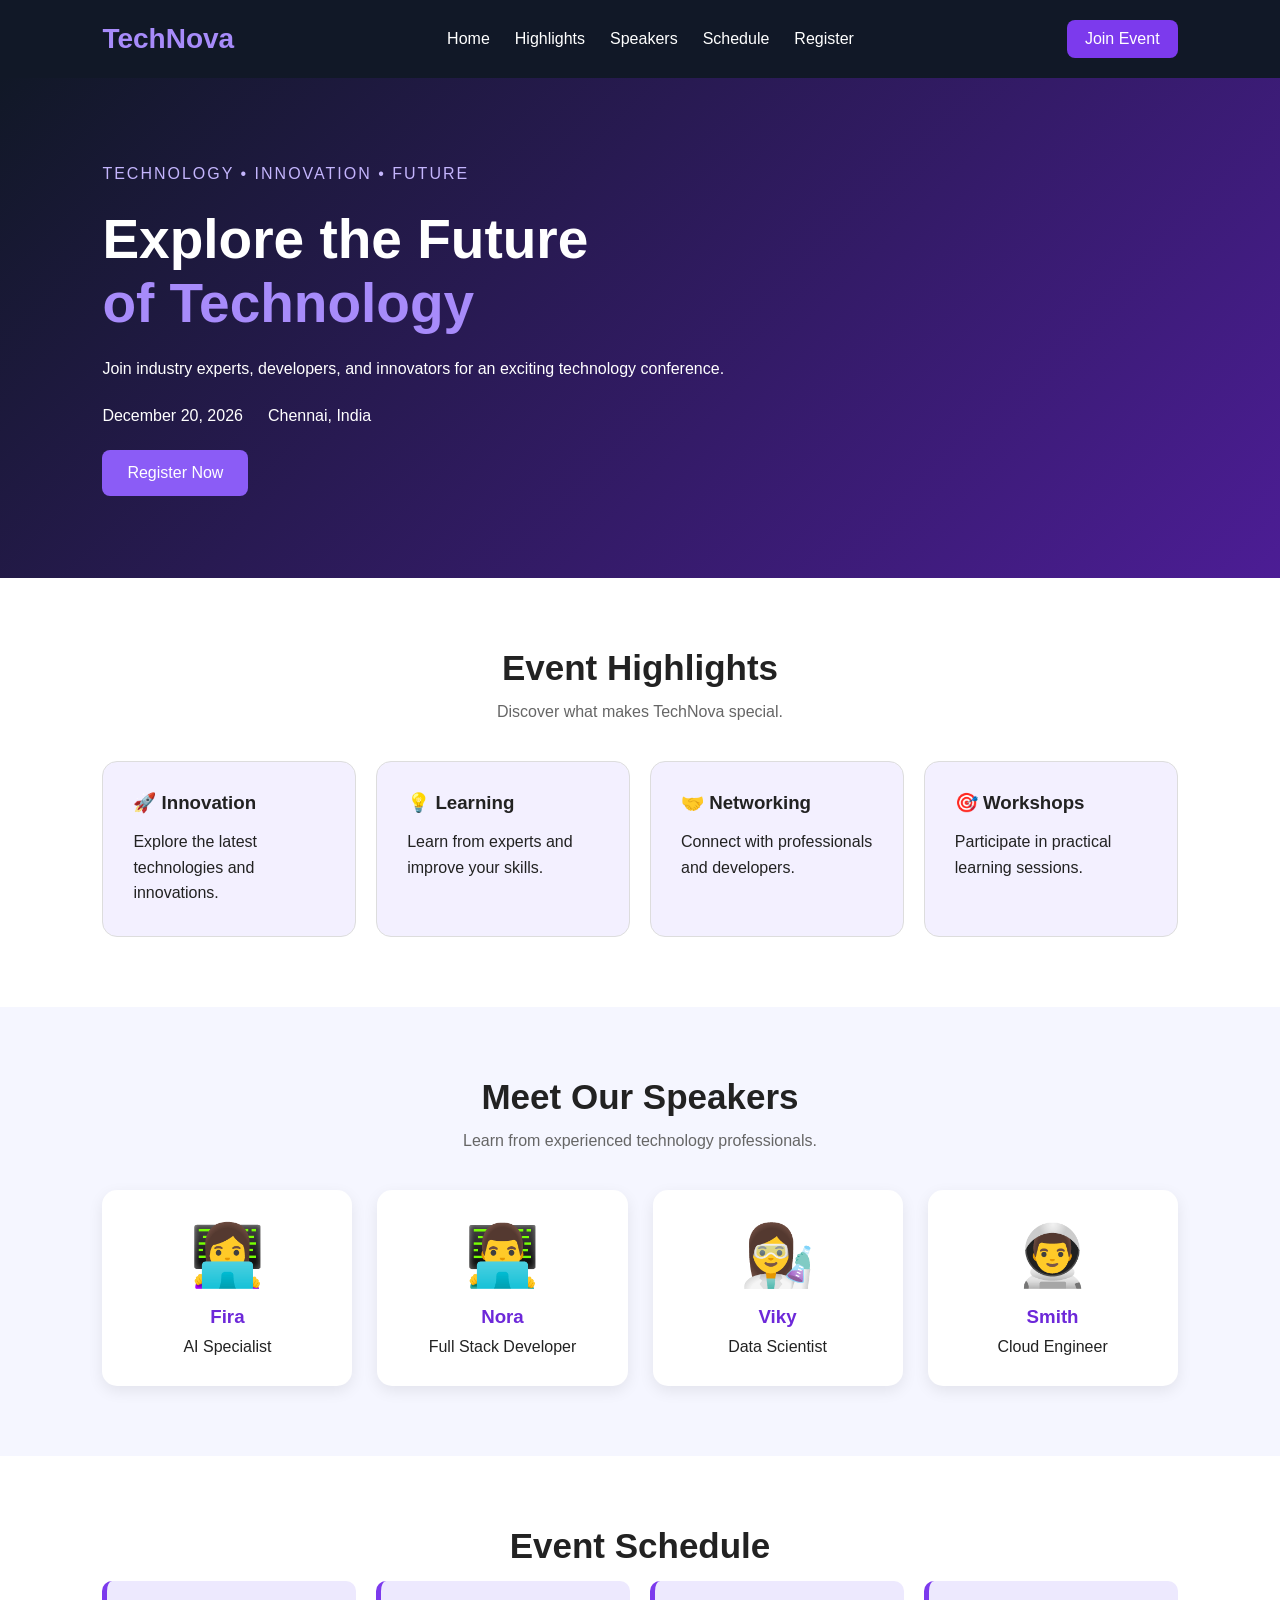
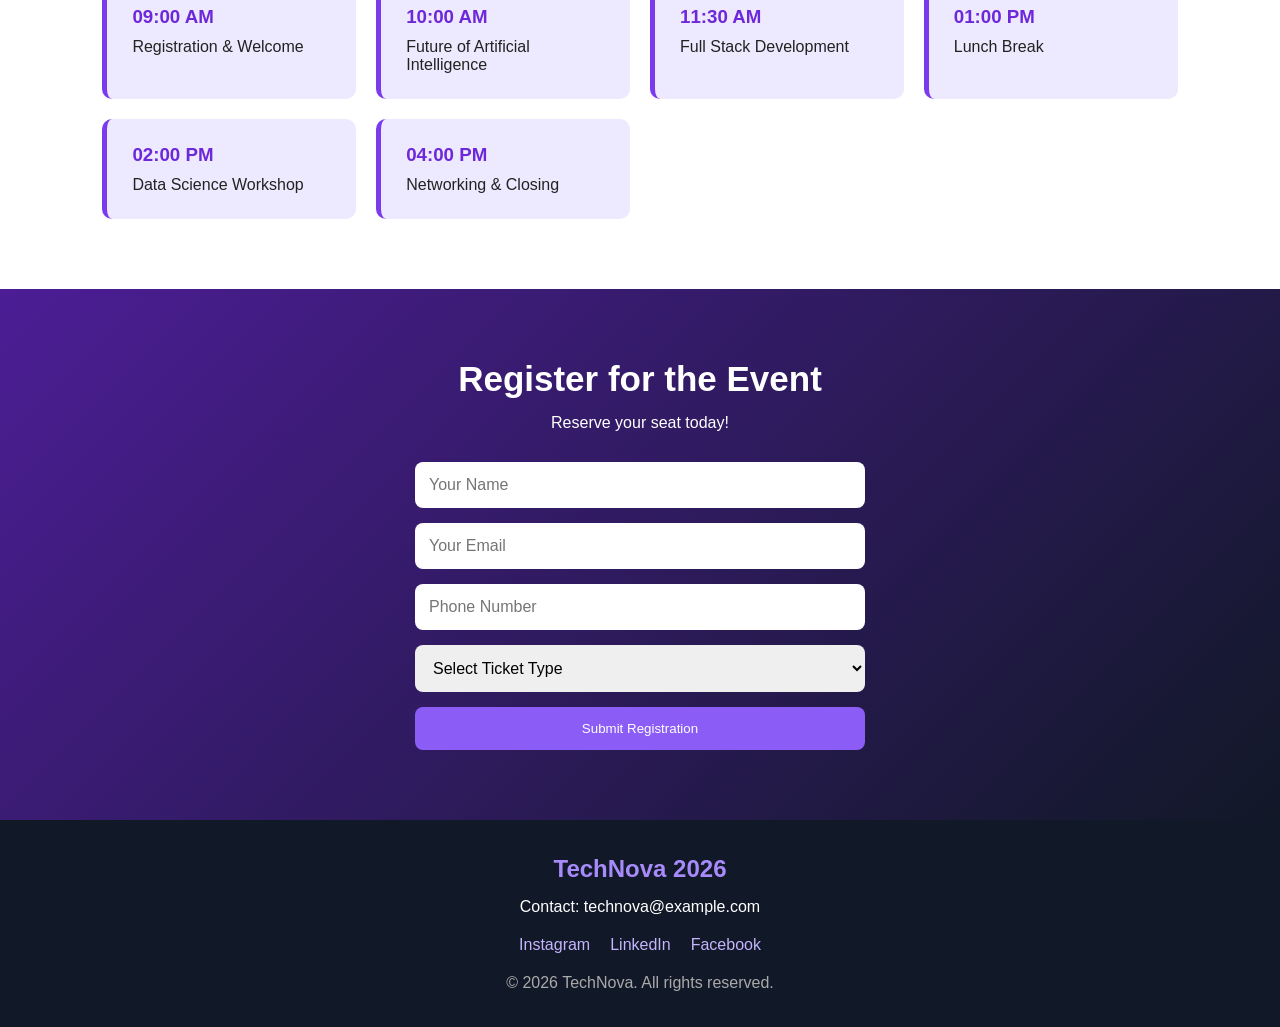
<file: index.html>
<!DOCTYPE html>
<html lang="en">
<head>
    <meta charset="UTF-8">
    <meta name="viewport" content="width=device-width, initial-scale=1.0">
    <title>TechNova 2026</title>
    <link rel="stylesheet" href="style.css">
</head>
<body>

    <header>
        <nav class="navbar">
            <h2 class="logo">TechNova</h2>

            <ul class="nav-links">
                <li><a href="#home">Home</a></li>
                <li><a href="#highlights">Highlights</a></li>
                <li><a href="#speakers">Speakers</a></li>
                <li><a href="#schedule">Schedule</a></li>
                <li><a href="#register">Register</a></li>
            </ul>

            <a href="#register" class="nav-btn">Join Event</a>
        </nav>
    </header>

    <section class="hero" id="home">
        <div class="hero-content">
            <p class="tag">TECHNOLOGY • INNOVATION • FUTURE</p>

            <h1>Explore the Future<br>
                <span>of Technology</span>
            </h1>

            <p>
                Join industry experts, developers, and innovators
                for an exciting technology conference.
            </p>

            <div class="event-info">
                <span> December 20, 2026</span>
                <span> Chennai, India</span>
            </div>

            <a href="#register" class="main-btn">Register Now</a>
        </div>
    </section>

    <!-- Highlights Section -->
    <section class="highlights" id="highlights">
        <h2>Event Highlights</h2>
        <p class="section-description">
            Discover what makes TechNova special.
        </p>

        <div class="highlight-container">

            <div class="highlight-card">
                <h3>🚀 Innovation</h3>
                <p>Explore the latest technologies and innovations.</p>
            </div>

            <div class="highlight-card">
                <h3>💡 Learning</h3>
                <p>Learn from experts and improve your skills.</p>
            </div>

            <div class="highlight-card">
                <h3>🤝 Networking</h3>
                <p>Connect with professionals and developers.</p>
            </div>

            <div class="highlight-card">
                <h3>🎯 Workshops</h3>
                <p>Participate in practical learning sessions.</p>
            </div>

        </div>
    </section>

    <!-- Speakers Section -->
    <section class="speakers" id="speakers">
        <h2>Meet Our Speakers</h2>
        <p class="section-description">
            Learn from experienced technology professionals.
        </p>

        <div class="speaker-grid">

            <div class="speaker-card">
                <div class="speaker-icon">👩‍💻</div>
                <h3>Fira </h3>
                <p>AI Specialist</p>
            </div>

            <div class="speaker-card">
                <div class="speaker-icon">👨‍💻</div>
                <h3>Nora</h3>
                <p>Full Stack Developer</p>
            </div>

            <div class="speaker-card">
                <div class="speaker-icon">👩‍🔬</div>
                <h3>Viky</h3>
                <p>Data Scientist</p>
            </div>

            <div class="speaker-card">
                <div class="speaker-icon">👨‍🚀</div>
                <h3>Smith</h3>
                <p>Cloud Engineer</p>
            </div>

        </div>
    </section>

    <!-- Schedule Section -->
    <section class="schedule" id="schedule">
        <h2>Event Schedule</h2>

        <div class="schedule-grid">

            <div class="schedule-card">
                <h3>09:00 AM</h3>
                <p>Registration & Welcome</p>
            </div>

            <div class="schedule-card">
                <h3>10:00 AM</h3>
                <p>Future of Artificial Intelligence</p>
            </div>

            <div class="schedule-card">
                <h3>11:30 AM</h3>
                <p>Full Stack Development</p>
            </div>

            <div class="schedule-card">
                <h3>01:00 PM</h3>
                <p>Lunch Break</p>
            </div>

            <div class="schedule-card">
                <h3>02:00 PM</h3>
                <p>Data Science Workshop</p>
            </div>

            <div class="schedule-card">
                <h3>04:00 PM</h3>
                <p>Networking & Closing</p>
            </div>

        </div>
    </section>

    <!-- Registration Section -->
    <section class="registration" id="register">
        <h2>Register for the Event</h2>
        <p>Reserve your seat today!</p>

        <form class="registration-form">

            <input type="text" placeholder="Your Name" required>

            <input type="email" placeholder="Your Email" required>

            <input type="tel" placeholder="Phone Number" required>

            <select required>
                <option value="">Select Ticket Type</option>
                <option>Standard Ticket</option>
                <option>VIP Ticket</option>
                <option>Student Ticket</option>
            </select>

            <button type="submit">Submit Registration</button>

        </form>
    </section>

    <!-- Footer -->
    <footer>
        <h2>TechNova 2026</h2>

        <p>Contact: technova@example.com</p>

        <div class="social-links">
            <a href="#">Instagram</a>
            <a href="#">LinkedIn</a>
            <a href="#">Facebook</a>
        </div>

        <p class="copyright">
            © 2026 TechNova. All rights reserved.
        </p>
    </footer>

</body>
</html>
</file>
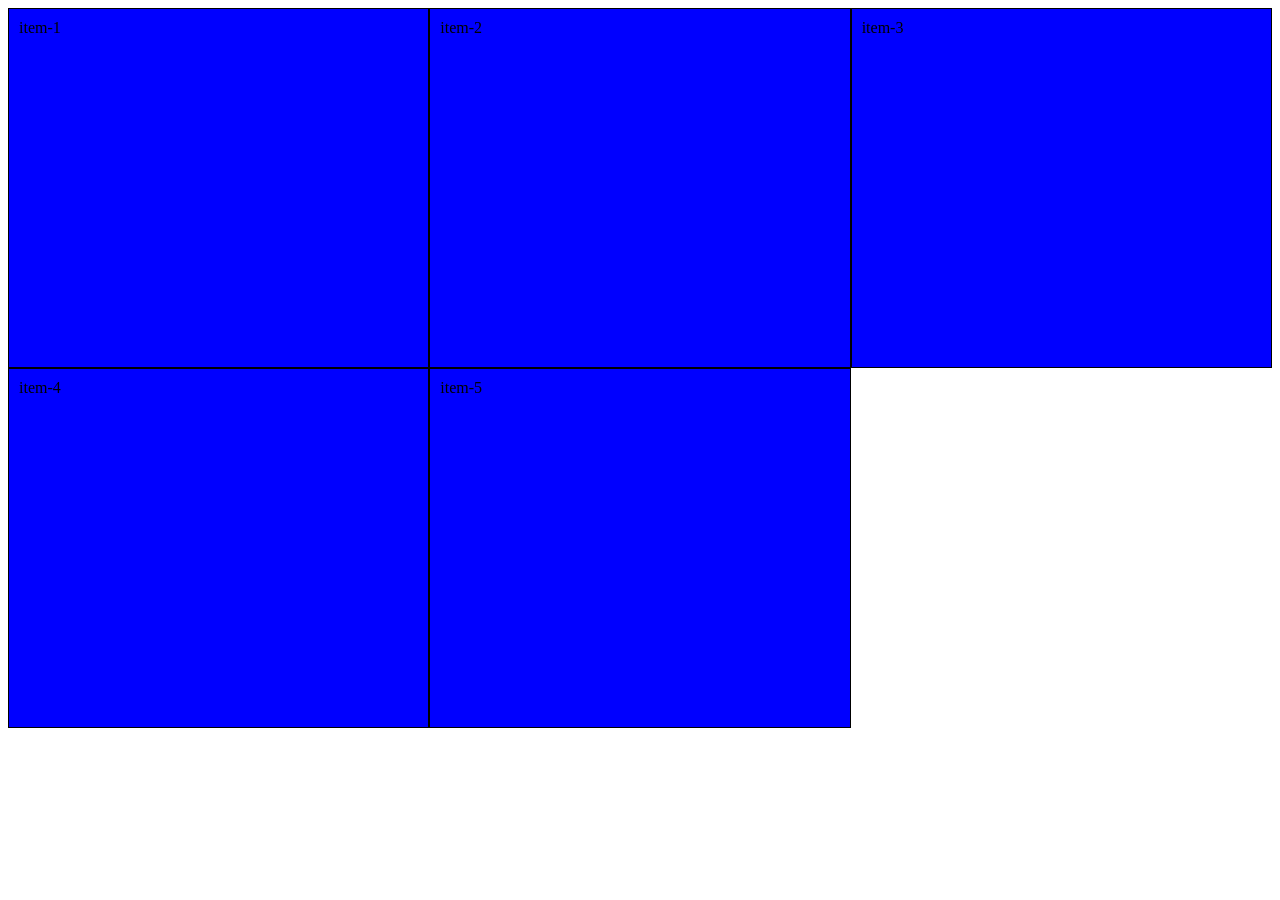
<file: grid/index.html>
<!DOCTYPE html>
<html lang="en">
<head>
    <meta charset="UTF-8">
    <meta name="viewport" content="width=device-width, initial-scale=1.0">
    <title>grid</title>
    <style>
        .container{
            display:grid;
           grid-template-columns: repeat(3 ,1fr);
           height: 80vh;

            
        }
        

       
        .container div {
            background-color: blue;
            padding:10px;
            border:1px solid black;
        }
    </style>
</head>
<body>
    <div class="container">
        <div class="item-1" >item-1</div>
        <div class="item-2" >item-2</div>
        <div class="item-3">item-3</div>
        <div class="item-4" >item-4</div>
        <div class="item-5" >item-5</div>
    </div>
    
</body>
</html>
</file>
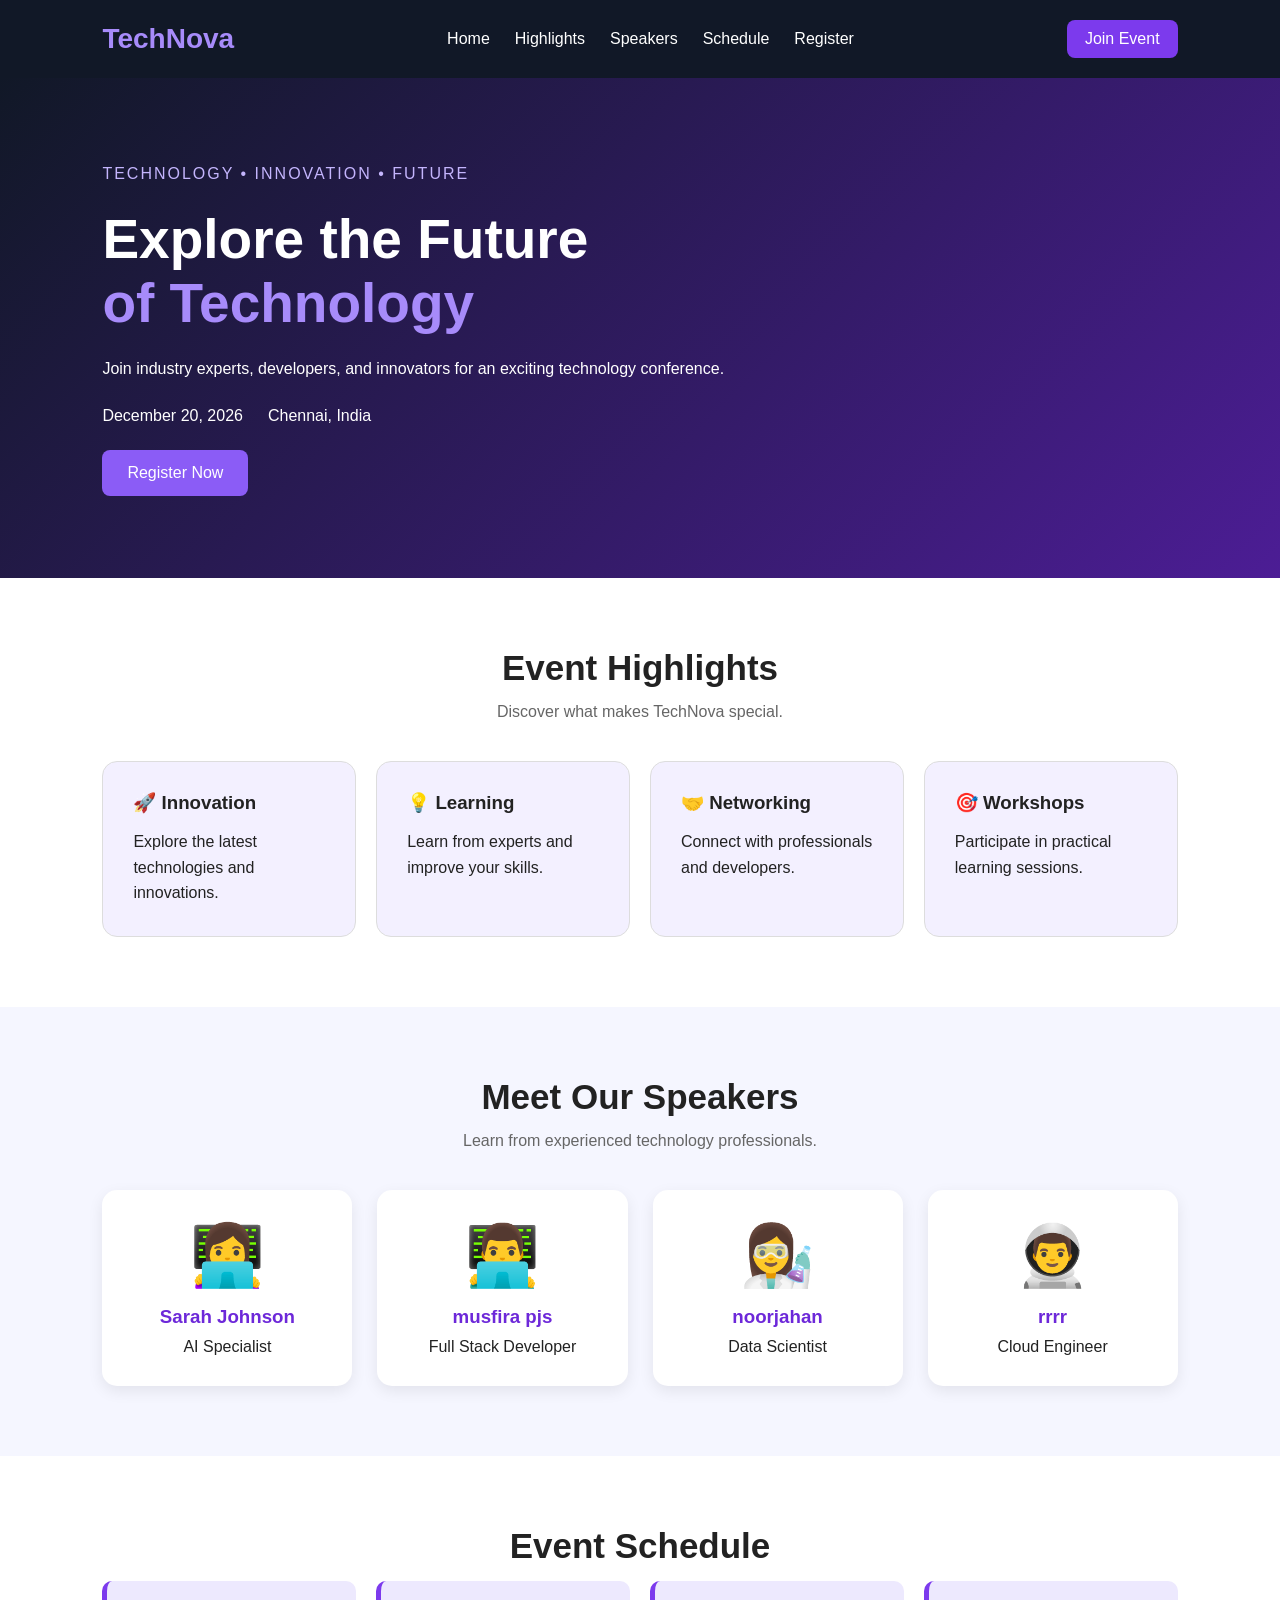
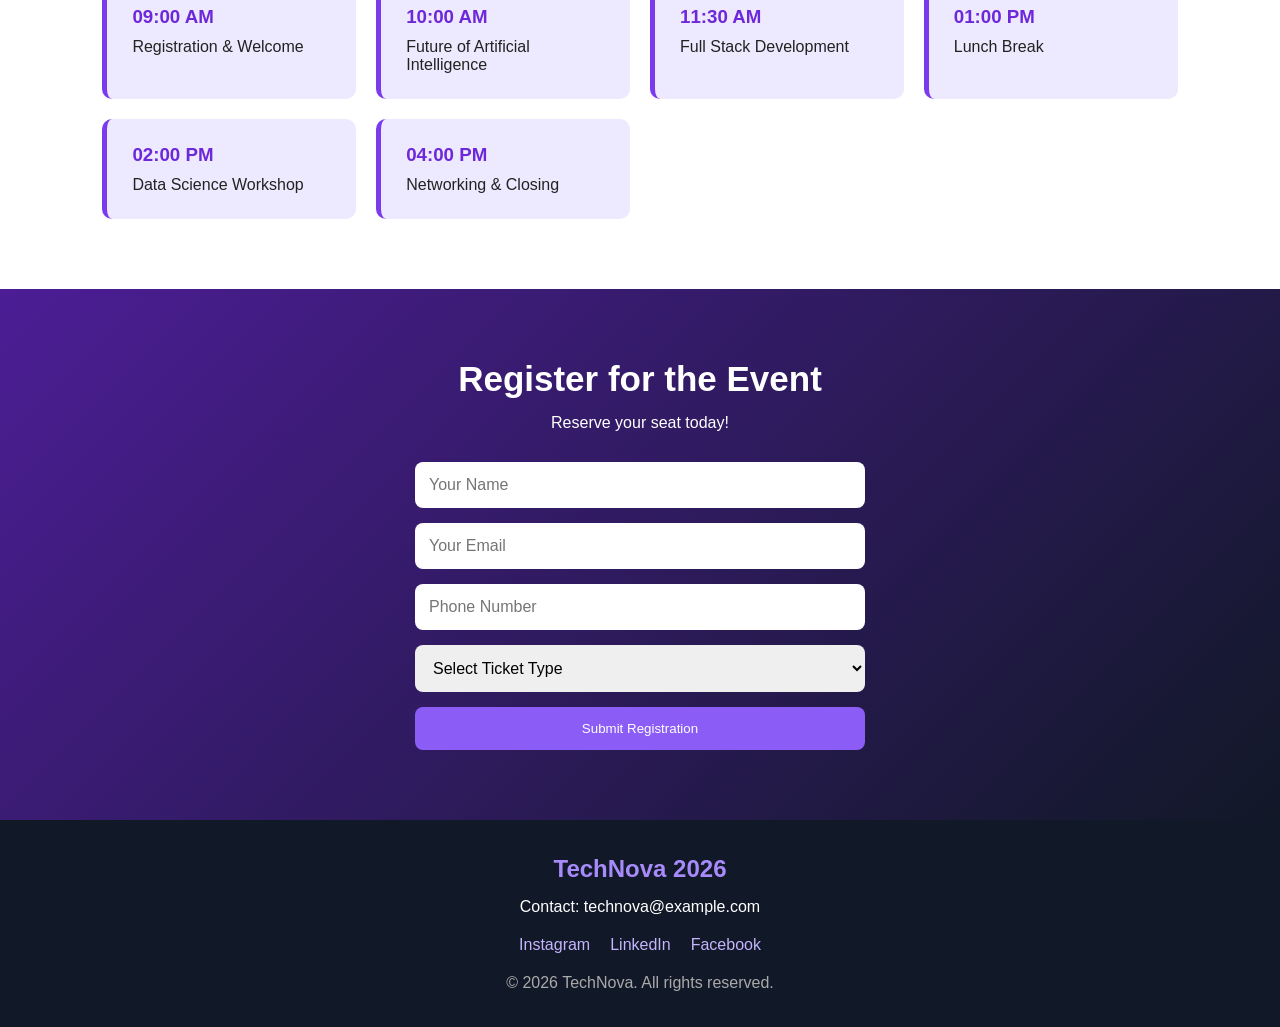
<file: wk3.html>
<!DOCTYPE html>
<html lang="en">
<head>
    <meta charset="UTF-8">
    <meta name="viewport" content="width=device-width, initial-scale=1.0">
    <title>TechNova 2026</title>
    <link rel="stylesheet" href="style.css">
</head>
<body>

    <header>
        <nav class="navbar">
            <h2 class="logo">TechNova</h2>

            <ul class="nav-links">
                <li><a href="#home">Home</a></li>
                <li><a href="#highlights">Highlights</a></li>
                <li><a href="#speakers">Speakers</a></li>
                <li><a href="#schedule">Schedule</a></li>
                <li><a href="#register">Register</a></li>
            </ul>

            <a href="#register" class="nav-btn">Join Event</a>
        </nav>
    </header>

    <section class="hero" id="home">
        <div class="hero-content">
            <p class="tag">TECHNOLOGY • INNOVATION • FUTURE</p>

            <h1>Explore the Future<br>
                <span>of Technology</span>
            </h1>

            <p>
                Join industry experts, developers, and innovators
                for an exciting technology conference.
            </p>

            <div class="event-info">
                <span> December 20, 2026</span>
                <span> Chennai, India</span>
            </div>

            <a href="#register" class="main-btn">Register Now</a>
        </div>
    </section>

    <!-- Highlights Section -->
    <section class="highlights" id="highlights">
        <h2>Event Highlights</h2>
        <p class="section-description">
            Discover what makes TechNova special.
        </p>

        <div class="highlight-container">

            <div class="highlight-card">
                <h3>🚀 Innovation</h3>
                <p>Explore the latest technologies and innovations.</p>
            </div>

            <div class="highlight-card">
                <h3>💡 Learning</h3>
                <p>Learn from experts and improve your skills.</p>
            </div>

            <div class="highlight-card">
                <h3>🤝 Networking</h3>
                <p>Connect with professionals and developers.</p>
            </div>

            <div class="highlight-card">
                <h3>🎯 Workshops</h3>
                <p>Participate in practical learning sessions.</p>
            </div>

        </div>
    </section>

    <!-- Speakers Section -->
    <section class="speakers" id="speakers">
        <h2>Meet Our Speakers</h2>
        <p class="section-description">
            Learn from experienced technology professionals.
        </p>

        <div class="speaker-grid">

            <div class="speaker-card">
                <div class="speaker-icon">👩‍💻</div>
                <h3>Sarah Johnson</h3>
                <p>AI Specialist</p>
            </div>

            <div class="speaker-card">
                <div class="speaker-icon">👨‍💻</div>
                <h3>musfira pjs</h3>
                <p>Full Stack Developer</p>
            </div>

            <div class="speaker-card">
                <div class="speaker-icon">👩‍🔬</div>
                <h3>noorjahan</h3>
                <p>Data Scientist</p>
            </div>

            <div class="speaker-card">
                <div class="speaker-icon">👨‍🚀</div>
                <h3>rrrr</h3>
                <p>Cloud Engineer</p>
            </div>

        </div>
    </section>

    <!-- Schedule Section -->
    <section class="schedule" id="schedule">
        <h2>Event Schedule</h2>

        <div class="schedule-grid">

            <div class="schedule-card">
                <h3>09:00 AM</h3>
                <p>Registration & Welcome</p>
            </div>

            <div class="schedule-card">
                <h3>10:00 AM</h3>
                <p>Future of Artificial Intelligence</p>
            </div>

            <div class="schedule-card">
                <h3>11:30 AM</h3>
                <p>Full Stack Development</p>
            </div>

            <div class="schedule-card">
                <h3>01:00 PM</h3>
                <p>Lunch Break</p>
            </div>

            <div class="schedule-card">
                <h3>02:00 PM</h3>
                <p>Data Science Workshop</p>
            </div>

            <div class="schedule-card">
                <h3>04:00 PM</h3>
                <p>Networking & Closing</p>
            </div>

        </div>
    </section>

    <!-- Registration Section -->
    <section class="registration" id="register">
        <h2>Register for the Event</h2>
        <p>Reserve your seat today!</p>

        <form class="registration-form">

            <input type="text" placeholder="Your Name" required>

            <input type="email" placeholder="Your Email" required>

            <input type="tel" placeholder="Phone Number" required>

            <select required>
                <option value="">Select Ticket Type</option>
                <option>Standard Ticket</option>
                <option>VIP Ticket</option>
                <option>Student Ticket</option>
            </select>

            <button type="submit">Submit Registration</button>

        </form>
    </section>

    <!-- Footer -->
    <footer>
        <h2>TechNova 2026</h2>

        <p>Contact: technova@example.com</p>

        <div class="social-links">
            <a href="#">Instagram</a>
            <a href="#">LinkedIn</a>
            <a href="#">Facebook</a>
        </div>

        <p class="copyright">
            © 2026 TechNova. All rights reserved.
        </p>
    </footer>

</body>
</html>
</file>
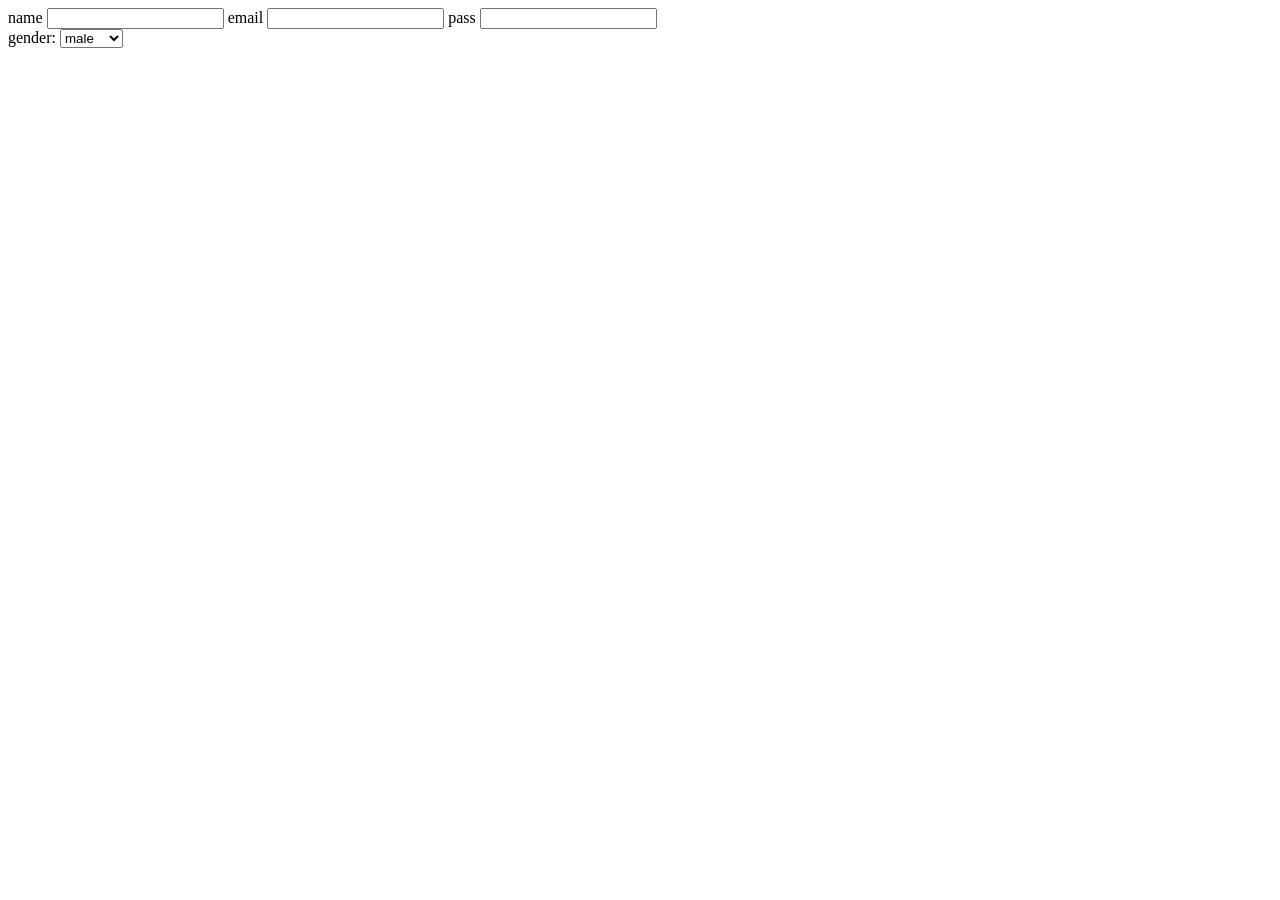
<file: 2.form nd table/form.html>
<!DOCTYPE html>
<html lang="en">
<head>
    <meta charset="UTF-8">
    <meta name="viewport" content="width=device-width, initial-scale=1.0">
    <title>form</title>
</head>
<body>
    <form><div>
        <label for ="">name</label>
        <input type ="text">
        <label for ="">email</label>
        <input type ="email">
 
        <label for ="">pass</label>
        <input type ="text">
 
    </div>
<label for=""></label>gender:</label>
<select name=""id="">
    <option value="">male</option>
    <option value="">female</option>
</select>
</form>
    
</body>
</html>
</file>
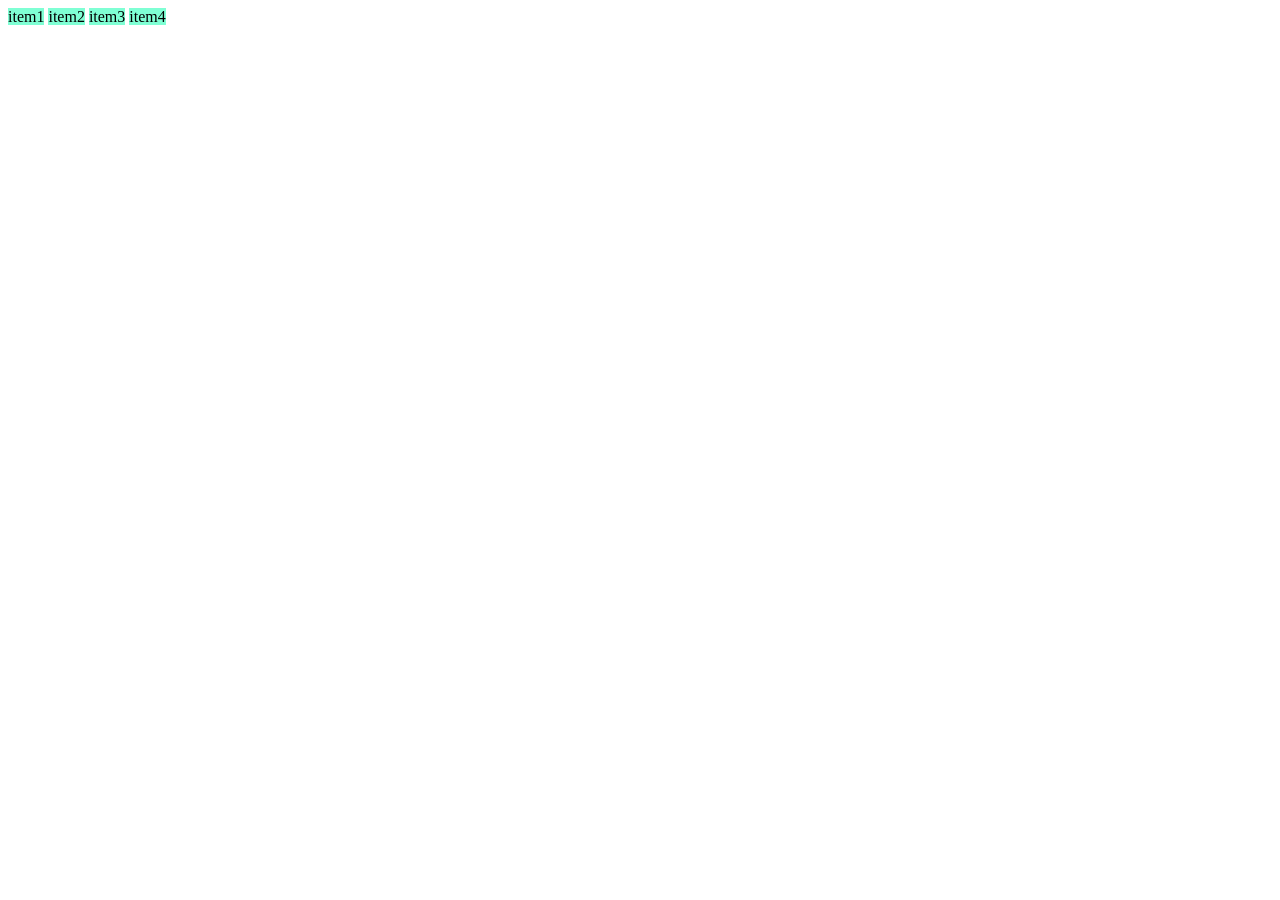
<file: 4.css box mdl/basic.html>
<!DOCTYPE html>
<html lang="en">
<head>
    <meta charset="UTF-8">
    <meta name="viewport" content="width=device-width, initial-scale=1.0">
    <title>emc</title>
   <style>
       .container{
        

       /* background-color: brown;
        padding:2px;
        height:80vh;
        display:flex;
        gap: 10px;
        flex-diection:column;
        justify-content:center;
        align-items:fit-content;
        

        
       }*/
       
       
       .item1{
        background-color: aquamarine;
        display:inline;
       }.item2{
        background-color: aquamarine;
        display:inline;
       }.item3{ background-color: aquamarine;
    display:inline;}
        .item4{ background-color: aquamarine;
        display:inline;}
       .item4{
        align-self: left;
       }
       </style>
</head>
<body>
    <div class="container">
    <div class="item1">item1</div>
     <div class="item2">item2</div>
      <div class="item3">item3</div>
       <div class="item4">item4</div>
    </div>
    
</body>
</html>
</file>
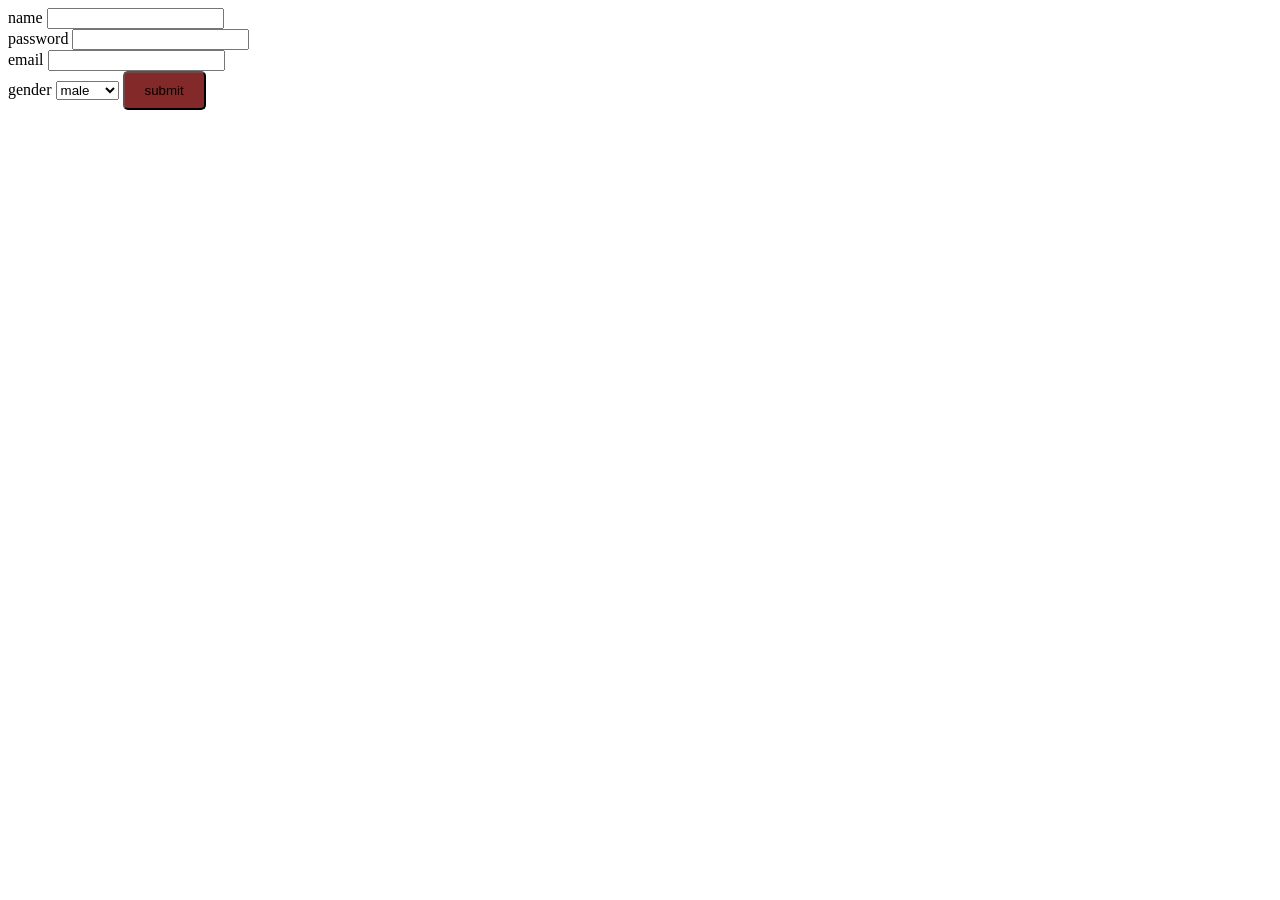
<file: prac/basicc.html>
<!DOCTYPE html>
<html lang="en">
<head>
    <meta charset="UTF-8">
    <meta name="viewport" content="width=device-width, initial-scale=1.0">
    <title>form</title>
</head>
<style>
    <div {
        display: flex;
        flex-direction: column;
        margin-bottom: 10px;
        background-color: blueviolet;
        align-items: center;
    }
    button{
        background-color: rgb(131, 41, 41);
        colour:white;
        padding: 10px 20px;
        border-radius: 5px;
    }
    
    
</style>
<body>
    <form>
        <div>
            <label for="name">name</label>
           <input label type="text"><br>
           <label for="password">password</label>
           <input type="password"><br
           <label for="email">email</label>
           <input  type="email">
        </div>
        <lable for ="gender">gender</lable>
        <select name="gender"id="gender">
        <option value="male">male</option>
        <option value="female">female</option></select>
        <button>submit</button>

    </form>
    
    
</body>
</html>
</file>
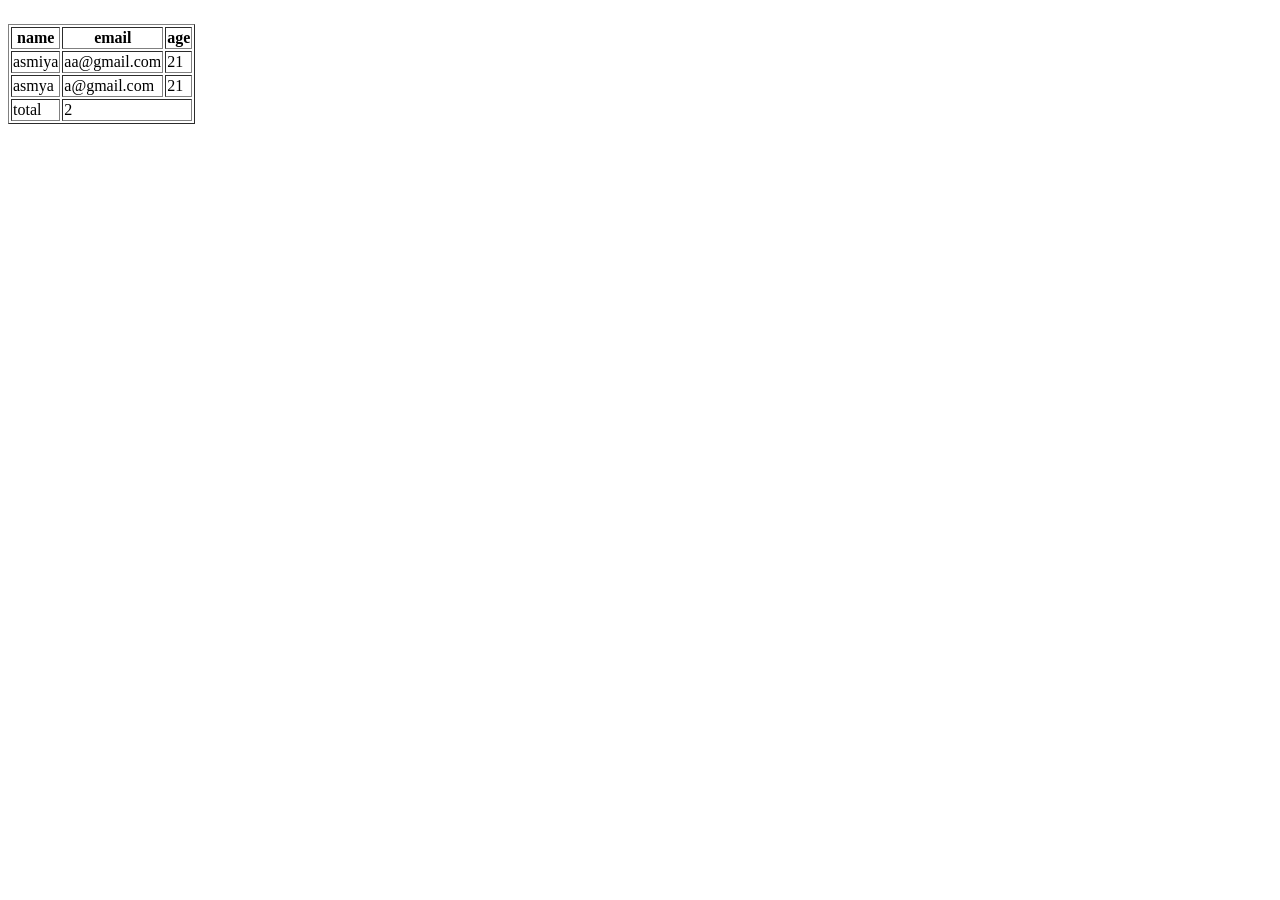
<file: prac/prac tab.html>
<!DOCTYPE html>
<html lang="en">
<head>
    <meta charset="UTF-8">
    <meta name="viewport" content="width=device-width, initial-scale=1.0">
    <title>table</title>
</head>
<body><table>
    <table border = "1">
    <thead>
    <tr>
        <th>name</th>
        <th>email</th>
        <th>age</th>
        </tr>
    <tbody>
        <tr>

            <td>asmiya</td>
            <td>aa@gmail.com</td>
            <td>21</td>
        </tr>
        <td>asmya</td>
            <td>a@gmail.com</td>
            <td>21</td>
            <tr>
                <td>total</td>
                <td colspan="2">2</td>
            </tr>
    </tbody>
    <tfoot>
        <p contsct us| about></p>
    </tfoot>
        
    

</table>
    
</body>
</html>
</file>
<file: style.css>
/* Basic Reset */
* {
    margin: 0;
    padding: 0;
    box-sizing: border-box;
}

html {
    scroll-behavior: smooth;
}

body {
    font-family: Arial, sans-serif;
    background-color: #f5f6ff;
    color: #222;
}

/* Header */

header {
    background-color: #111827;
    padding: 20px 8%;
}

.navbar {
    display: flex;
    justify-content: space-between;
    align-items: center;
}

.logo {
    color: #a78bfa;
    font-size: 28px;
}

.nav-links {
    display: flex;
    gap: 25px;
    list-style: none;
}

.nav-links a {
    text-decoration: none;
    color: white;
    transition: color 0.3s;
}

.nav-links a:hover {
    color: #a78bfa;
}

.nav-btn {
    text-decoration: none;
    background-color: #7c3aed;
    color: white;
    padding: 10px 18px;
    border-radius: 8px;
}

/* Hero Section */

.hero {
    min-height: 500px;
    background: linear-gradient(135deg, #111827, #4c1d95);
    color: white;
    display: flex;
    align-items: center;
    padding: 60px 8%;
}

.hero-content {
    max-width: 700px;
    animation: slideIn 1s ease;
}

.tag {
    color: #c4b5fd;
    margin-bottom: 20px;
    letter-spacing: 2px;
}

.hero h1 {
    font-size: 55px;
    margin-bottom: 20px;
}

.hero h1 span {
    color: #a78bfa;
}

.hero-content > p {
    line-height: 1.7;
}

.event-info {
    display: flex;
    gap: 25px;
    margin: 25px 0;
    flex-wrap: wrap;
}

.main-btn {
    display: inline-block;
    background-color: #8b5cf6;
    color: white;
    text-decoration: none;
    padding: 14px 25px;
    border-radius: 8px;
    transition: 0.3s;
}

.main-btn:hover {
    transform: scale(1.08);
    background-color: #a78bfa;
}

/* Common Section Styles */

section:not(.hero) {
    padding: 70px 8%;
}

section h2 {
    text-align: center;
    font-size: 35px;
    margin-bottom: 15px;
}

.section-description {
    text-align: center;
    margin-bottom: 40px;
    color: #666;
}

/* Highlights */

.highlights {
    background-color: white;
}

.highlight-container {
    display: flex;
    justify-content: center;
    gap: 20px;
    flex-wrap: wrap;
}

.highlight-card {
    flex: 1 1 220px;
    background-color: #f3f0ff;
    padding: 30px;
    border-radius: 15px;
    border: 1px solid #ddd;
    transition: transform 0.3s;
}

.highlight-card h3 {
    margin-bottom: 15px;
}

.highlight-card p {
    line-height: 1.6;
}

.highlight-card:hover {
    transform: translateY(-10px);
}

/* Speakers */

.speakers {
    background-color: #f5f6ff;
}

.speaker-grid {
    display: grid;
    grid-template-columns: repeat(auto-fit, minmax(220px, 1fr));
    gap: 25px;
}

.speaker-card {
    background-color: white;
    text-align: center;
    padding: 30px;
    border-radius: 15px;
    box-shadow: 0 5px 15px rgba(0, 0, 0, 0.08);
    transition: 0.3s;
}

.speaker-card:hover {
    transform: scale(1.05);
}

.speaker-icon {
    font-size: 60px;
    margin-bottom: 15px;
}

.speaker-card h3 {
    margin-bottom: 10px;
    color: #6d28d9;
}

/* Schedule */

.schedule {
    background-color: white;
}

.schedule-grid {
    display: grid;
    grid-template-columns: repeat(auto-fit, minmax(250px, 1fr));
    gap: 20px;
}

.schedule-card {
    padding: 25px;
    background-color: #ede9fe;
    border-left: 5px solid #7c3aed;
    border-radius: 10px;
    transition: 0.3s;
}

.schedule-card h3 {
    color: #6d28d9;
    margin-bottom: 10px;
}

.schedule-card:hover {
    transform: translateX(8px);
}

/* Registration */

.registration {
    background: linear-gradient(135deg, #4c1d95, #111827);
    color: white;
    text-align: center;
}

.registration-form {
    max-width: 450px;
    margin: 30px auto 0;
    display: flex;
    flex-direction: column;
    gap: 15px;
}

.registration-form input,
.registration-form select {
    padding: 14px;
    border: none;
    border-radius: 8px;
    font-size: 16px;
}

.registration-form button {
    padding: 14px;
    background-color: #8b5cf6;
    color: white;
    border: none;
    border-radius: 8px;
    cursor: pointer;
    transition: 0.3s;
}

.registration-form button:hover {
    background-color: #a78bfa;
    transform: scale(1.03);
}

/* Footer */

footer {
    background-color: #111827;
    color: white;
    text-align: center;
    padding: 35px 20px;
}

footer h2 {
    color: #a78bfa;
    margin-bottom: 15px;
}

.social-links {
    display: flex;
    justify-content: center;
    gap: 20px;
    margin: 20px;
}

.social-links a {
    color: #c4b5fd;
    text-decoration: none;
}

.social-links a:hover {
    color: white;
}

.copyright {
    margin-top: 20px;
    color: #aaa;
}

/* Animation */

@keyframes slideIn {
    from {
        opacity: 0;
        transform: translateX(-50px);
    }

    to {
        opacity: 1;
        transform: translateX(0);
    }
}

/* Responsive Design */

@media (max-width: 768px) {

    .navbar {
        flex-direction: column;
        gap: 20px;
    }

    .nav-links {
        flex-wrap: wrap;
        justify-content: center;
    }

    .hero h1 {
        font-size: 38px;
    }

    .event-info {
        flex-direction: column;
        gap: 10px;
    }

    section:not(.hero) {
        padding: 50px 5%;
    }
}

@media (max-width: 480px) {

    .hero h1 {
        font-size: 30px;
    }

    .nav-links {
        gap: 15px;
    }

    section h2 {
        font-size: 28px;
    }
}
</file>
